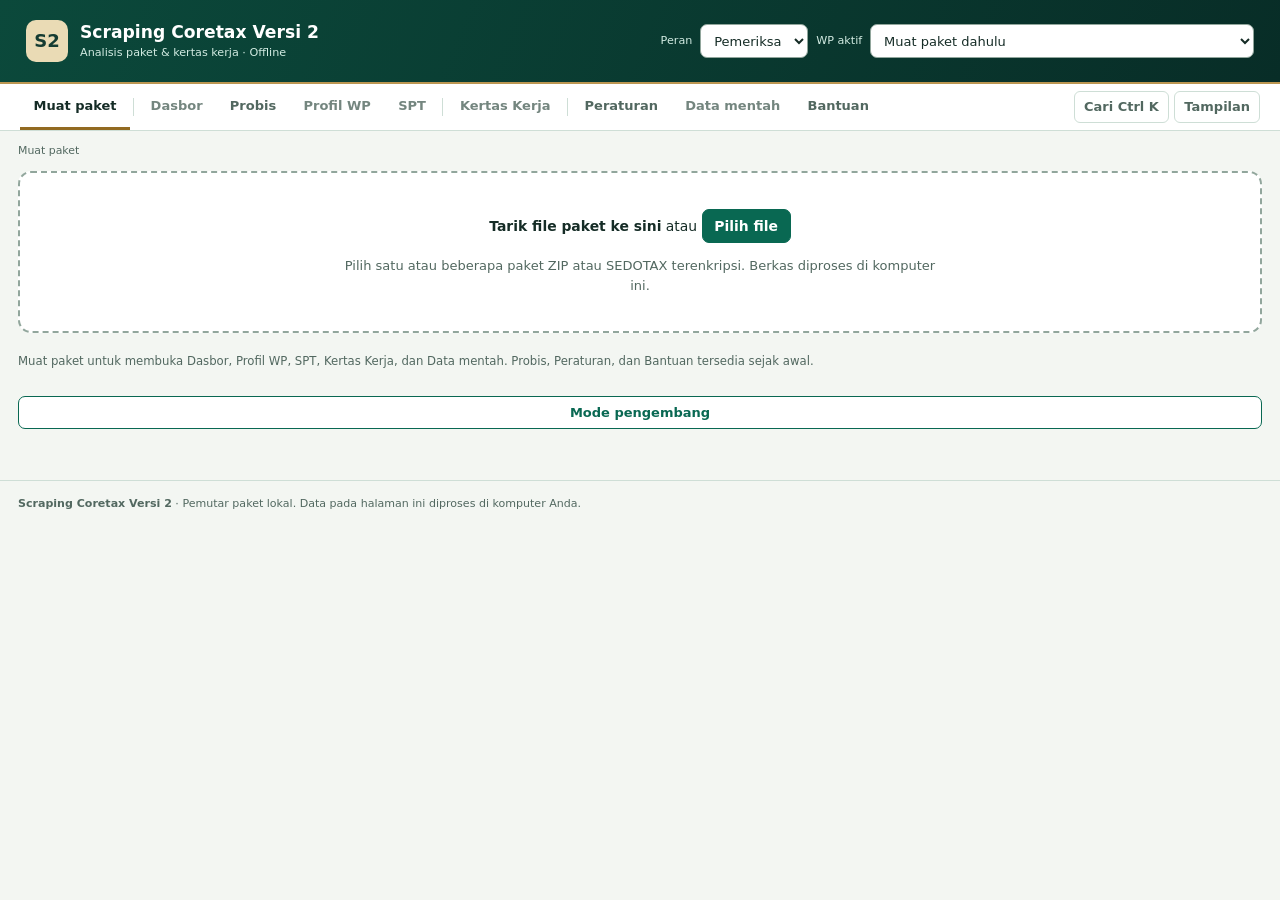
<file: extension/analisis/index.html>
<!doctype html>
<html lang="id">
<head>
  <meta charset="utf-8">
  <meta name="viewport" content="width=device-width, initial-scale=1">
  <meta http-equiv="Content-Security-Policy" content="default-src 'self'; script-src 'self'; style-src 'self'; img-src 'self' data:; connect-src 'none'; object-src 'none'; base-uri 'none'; form-action 'none'">
  <title>Analisis · Scraping Coretax Versi 2</title>
  <link rel="stylesheet" href="viewer.css">
  <link rel="stylesheet" href="spt-filters.css">
  <link rel="stylesheet" href="read-tables.css">
</head>
<body>
  <a class="skip" href="#content">Lewati ke isi</a>
  <header class="mast"><div class="identity"><span class="mark" aria-hidden="true">S2</span><div><h1>Scraping Coretax Versi 2</h1><p>Analisis paket &amp; kertas kerja · Offline</p></div></div>
    <div class="selectors"><label for="role">Peran</label><select id="role"><option>Pemeriksa</option><option>AR</option><option>Penelaah</option></select><label for="taxpayer">WP aktif</label><select id="taxpayer"><option value="">Muat paket dahulu</option></select></div>
  </header>
  <nav id="navigation" aria-label="Bagian aplikasi"></nav>
  <main id="content" tabindex="-1"><p id="crumb"></p><p id="rate-info" hidden></p><p id="status" role="status" hidden></p><div id="screen"></div></main>
  <footer><strong>Scraping Coretax Versi 2</strong> · Pemutar paket lokal. Data pada halaman ini diproses di komputer Anda.</footer>
  <dialog id="dialog" aria-labelledby="dialog-title"><h2 id="dialog-title"></h2><div id="dialog-body"></div><button id="close-dialog" class="secondary">Tutup</button></dialog>
  <script type="module" src="viewer.js"></script>
</body></html>
</file>
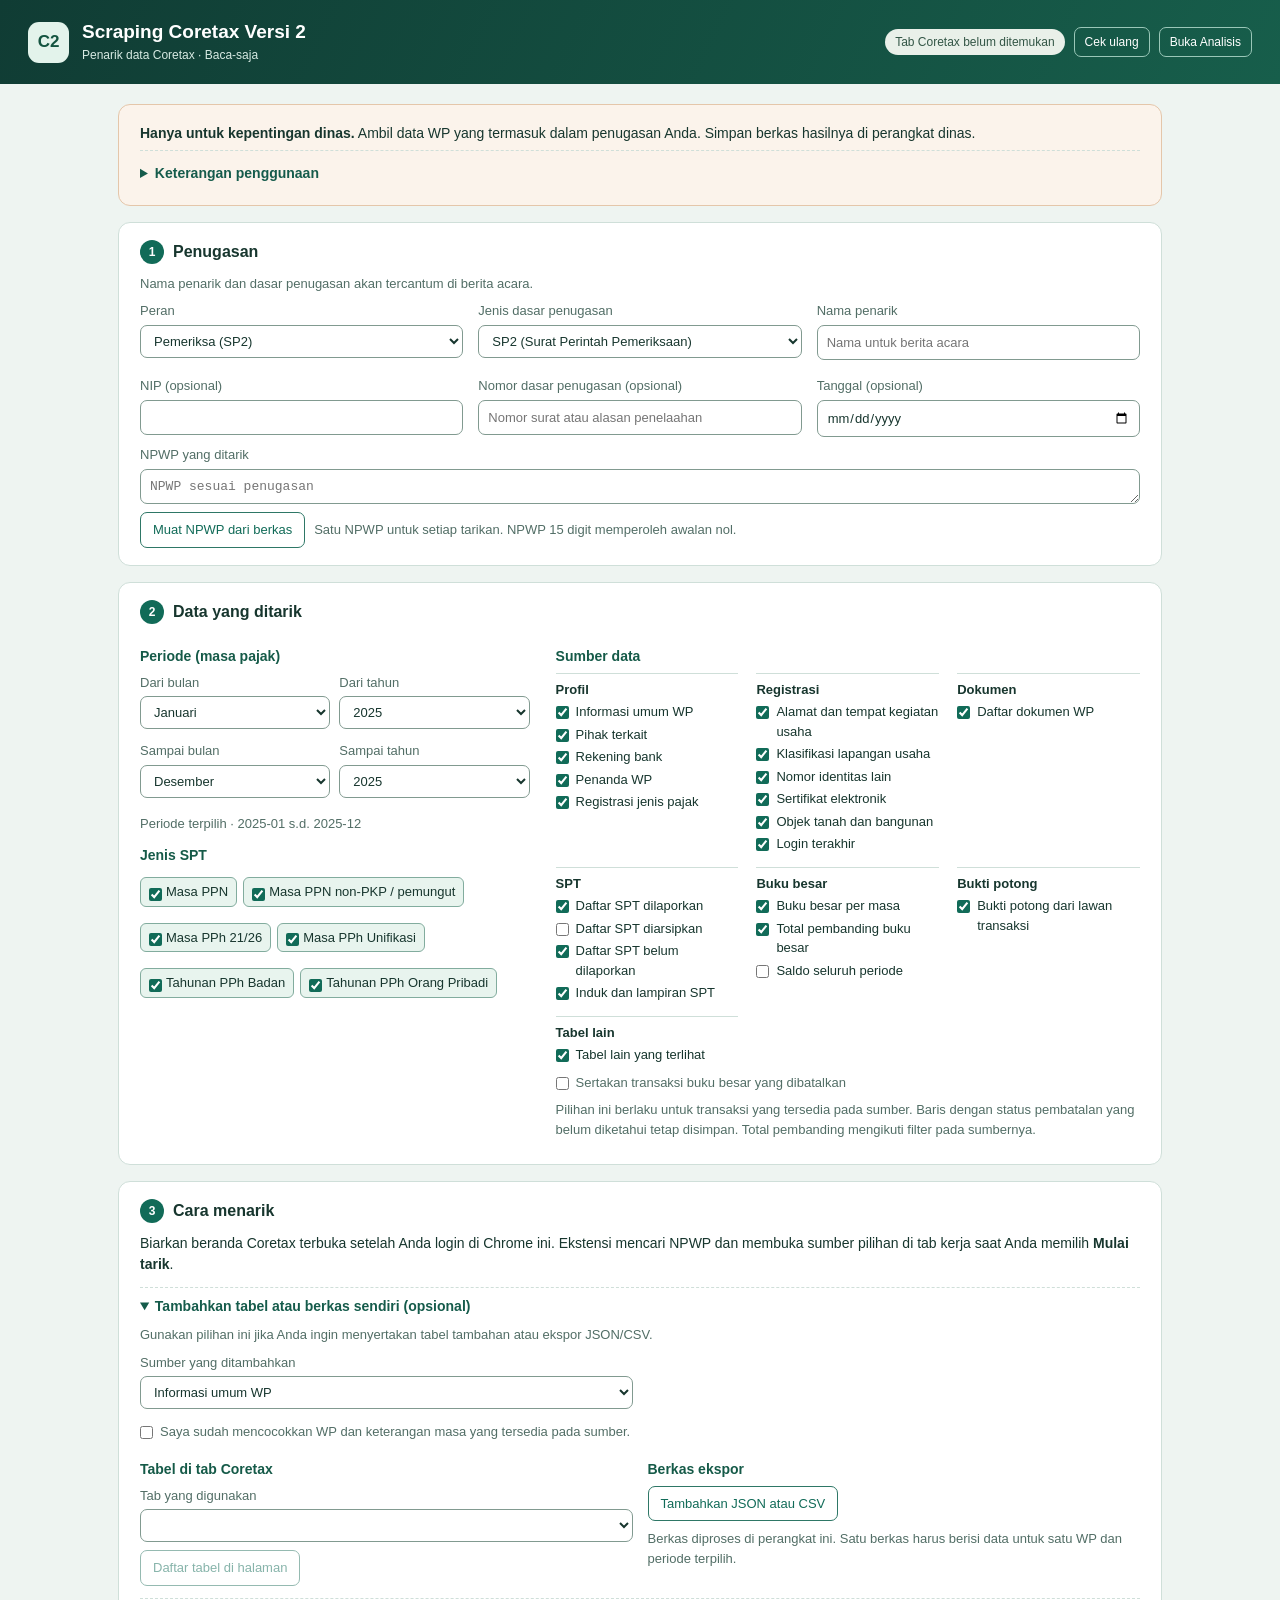
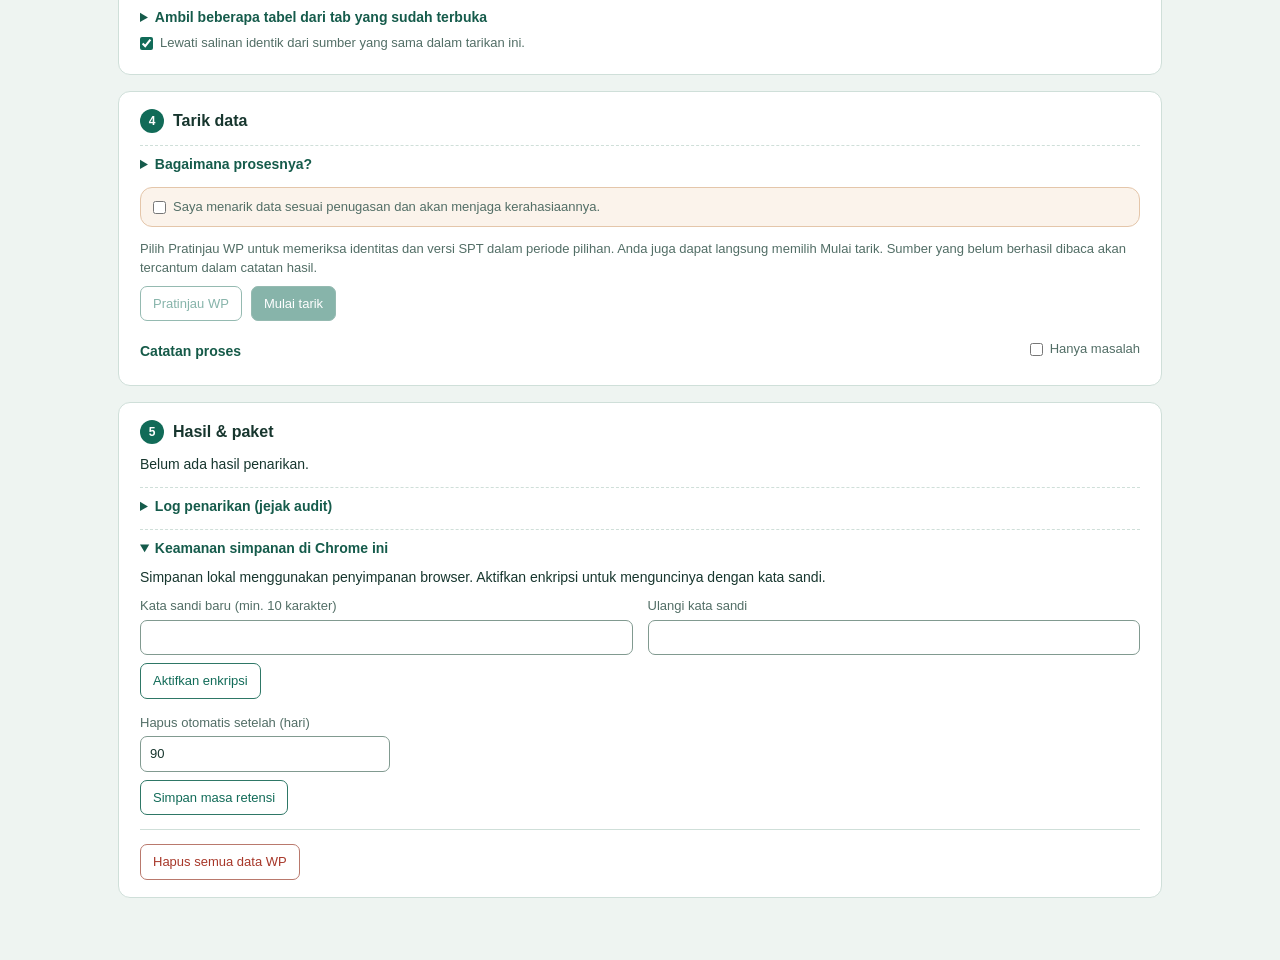
<file: extension/app.html>
<!doctype html>
<html lang="id">
<head>
  <meta charset="utf-8"><meta name="viewport" content="width=device-width,initial-scale=1">
  <title>Penarik data · Scraping Coretax Versi 2</title>
  <link rel="stylesheet" href="app-style.css"><script type="module" src="app-main.js"></script>
</head>
<body>
<header>
  <div class="brand"><span class="mark" aria-hidden="true">C2</span><div><h1>Scraping Coretax Versi 2</h1><p>Penarik data Coretax · Baca-saja</p></div></div>
  <div class="actions"><span id="connection" role="status">Memeriksa tab…</span><button id="recheck">Cek ulang</button><button id="open-coretax" hidden>Buka Coretax</button><a href="analisis/index.html">Buka Analisis</a></div>
</header>
<main>
  <section id="unlock-panel" hidden><h2>Simpanan terkunci</h2><form id="unlock-form" class="actions"><label>Kata sandi simpanan<input id="unlock-pass" type="password" autocomplete="current-password" required></label><button class="primary">Buka</button></form></section>
  <aside class="notice"><strong>Hanya untuk kepentingan dinas.</strong> Ambil data WP yang termasuk dalam penugasan Anda. Simpan berkas hasilnya di perangkat dinas.
    <details><summary>Keterangan penggunaan</summary><p>Pilih satu WP sesuai penugasan. Periksa identitas WP, periode, dan isi paket sebelum menggunakannya untuk pengawasan atau pemeriksaan.</p></details>
  </aside>
  <fieldset id="workspace">
    <section><h2><span>1</span>Penugasan</h2><p class="hint">Nama penarik dan dasar penugasan akan tercantum di berita acara.</p>
      <div class="triple">
        <label>Peran<select id="role"><option value="pemeriksa">Pemeriksa (SP2)</option><option value="ar">Account Representative (pengawasan)</option><option value="penelaah">Penelaah / supervisor</option><option value="lain">Lainnya</option></select></label>
        <label>Jenis dasar penugasan<select id="basis"><option value="SP2">SP2 (Surat Perintah Pemeriksaan)</option><option value="SP2DK">SP2DK / pengawasan</option><option value="ST">Surat tugas</option><option value="ND">Nota dinas</option><option value="RUTIN">Penelaahan rutin</option><option value="LAIN">Lainnya</option></select></label>
        <label>Nama penarik<input id="officer" autocomplete="off" placeholder="Nama untuk berita acara"></label>
        <label>NIP (opsional)<input id="nip" autocomplete="off"></label><label>Nomor dasar penugasan (opsional)<input id="letter" autocomplete="off" placeholder="Nomor surat atau alasan penelaahan"></label><label>Tanggal (opsional)<input id="date" type="date"></label>
      </div>
      <label>NPWP yang ditarik<textarea id="ids" rows="1" inputmode="numeric" placeholder="NPWP sesuai penugasan" aria-describedby="id-status" autocomplete="off"></textarea></label>
      <div class="actions"><label class="file">Muat NPWP dari berkas<input type="file" id="id-file" accept=".txt,.csv"></label><small id="id-status" role="status">Satu NPWP untuk setiap tarikan.</small></div>
    </section>
    <section><h2><span>2</span>Data yang ditarik</h2>
      <div class="double"><div><h3>Periode (masa pajak)</h3><div class="double compact">
        <label>Dari bulan<select id="month-start"></select></label><label>Dari tahun<select id="year-start"></select></label>
        <label>Sampai bulan<select id="month-end"></select></label><label>Sampai tahun<select id="year-end"></select></label>
      </div><p class="hint" id="period-info"></p><h3>Jenis SPT</h3><div id="forms" class="chips"></div></div>
      <div><h3>Sumber data</h3><div id="sources"></div>
        <div id="ledger-options" hidden><label class="check"><input id="ledger-cancel" type="checkbox" aria-describedby="ledger-help">Sertakan transaksi buku besar yang dibatalkan</label>
          <p class="hint" id="ledger-help">Pilihan ini berlaku untuk transaksi yang tersedia pada sumber. Baris dengan status pembatalan yang belum diketahui tetap disimpan. Total pembanding mengikuti filter pada sumbernya.</p></div>
      </div></div>
    </section>
    <section><h2><span>3</span>Cara menarik</h2><p>Biarkan beranda Coretax terbuka setelah Anda login di Chrome ini. Ekstensi mencari NPWP dan membuka sumber pilihan di tab kerja saat Anda memilih <strong>Mulai tarik</strong>.</p>
      <details id="manual-sources" open><summary>Tambahkan tabel atau berkas sendiri (opsional)</summary><p class="hint">Gunakan pilihan ini jika Anda ingin menyertakan tabel tambahan atau ekspor JSON/CSV.</p>
      <div class="double"><label>Sumber yang ditambahkan<select id="source"></select></label><label id="spt-field" hidden>Jenis SPT sumber<select id="spt"></select></label></div>
      <p class="hint" id="list-types-hint" hidden>Penarik membaca jenis SPT dari setiap baris daftar. Pilih jenis yang diperlukan pada bagian Data yang ditarik. Bila semua jenis dipilih, baris dengan jenis yang belum dikenali tetap disimpan sesuai sumber.</p>
      <label class="check" id="undated-field" hidden><input type="checkbox" id="undated-general">Sumber tabel umum ini tidak mencantumkan masa pajak.</label>
      <label class="check"><input id="scope-ok" type="checkbox" aria-describedby="scope-help">Saya sudah mencocokkan WP dan keterangan masa yang tersedia pada sumber.</label>
      <p id="scope-help" class="issue" hidden>Cocokkan WP dan masa pada tabel atau berkas, lalu centang kotak di atas untuk menambahkan sumber.</p>
      <div class="double"><div><h3>Tabel di tab Coretax</h3><label>Tab yang digunakan<select id="tab"></select></label><button id="list-tables">Daftar tabel di halaman</button>
        <div id="table-pick" hidden><label>Tabel yang terlihat<select id="table"></select></label><button id="add-table">Tambahkan tabel</button>
          <details id="pagination-options" hidden><summary>Ambil beberapa halaman</summary><p class="hint">Pada daftar SPT Dilaporkan, penarik mencocokkan WP di panel Coretax dan menyimpan indeks lintas masa. Tabel lain memerlukan NPWP pemilik pada setiap baris. Hitungan dimulai dari halaman yang terbuka.</p><label>Jumlah halaman maksimal<input id="page-limit" type="number" min="1" max="100" value="5"></label>
            <div class="actions"><button id="collect-pages">Mulai baca halaman</button><button id="pause-pages" hidden>Jeda pembacaan</button><button id="stop-pages" hidden>Hentikan pembacaan</button></div><p id="page-status" role="status"></p>
          </details></div>
      </div><div><h3>Berkas ekspor</h3><label class="file">Tambahkan JSON atau CSV<input type="file" id="source-files" multiple accept=".json,.csv"></label><p class="hint">Berkas diproses di perangkat ini. Satu berkas harus berisi data untuk satu WP dan periode terpilih.</p></div></div>
      <details id="batch"><summary>Ambil beberapa tabel dari tab yang sudah terbuka</summary>
        <p class="hint">Isi NPWP dan masa di atas, lalu pindai tab Coretax. Pilih kategori untuk setiap tabel yang diperlukan. Penarik memeriksa NPWP pada setiap baris. Untuk SPT, buku besar, dan bukti potong, penarik juga mencocokkan masa pajak.</p>
        <label>Halaman maksimal per tabel<input id="batch-page-limit" type="number" min="1" max="100" value="1"></label><p class="hint">Isi 1 untuk mengambil halaman yang sedang terbuka. Untuk beberapa halaman, penarik menggunakan tombol halaman berikutnya di setiap tabel dan mencatat jumlah baris per halaman.</p>
        <div class="actions"><button id="batch-scan">Pindai tab Coretax</button><button id="batch-add" disabled>Tambahkan tabel terpilih</button><button id="batch-pause" hidden>Jeda</button><button id="batch-stop" hidden>Hentikan</button></div>
        <div id="batch-rows"></div><p id="batch-status" role="status"></p>
      </details>
      </details><div id="queue"></div><label class="check"><input id="dedupe" type="checkbox" checked>Lewati salinan identik dari sumber yang sama dalam tarikan ini.</label>
    </section>
    <section><h2><span>4</span>Tarik data</h2><details><summary>Bagaimana prosesnya?</summary><p>Mulai tarik membaca sumber yang dapat dicocokkan dengan penugasan dan membuat satu ZIP untuk WP ini. Anda juga bisa menggunakan berkas ekspor yang sudah ditambahkan. Berita acara mencatat sumber yang masuk ke paket.</p></details>
      <label class="check notice"><input type="checkbox" id="consent">Saya menarik data sesuai penugasan dan akan menjaga kerahasiaannya.</label>
      <p class="hint">Pilih Pratinjau WP untuk memeriksa identitas dan versi SPT dalam periode pilihan. Anda juga dapat langsung memilih Mulai tarik. Sumber yang belum berhasil dibaca akan tercantum dalam catatan hasil.</p>
      <div id="preview-index-options" hidden><p class="hint">Periode dan jenis SPT menentukan versi yang ditampilkan pada pratinjau.</p>
        <label>Halaman daftar maksimal untuk pratinjau<input type="number" id="preview-index-limit" min="1" max="100" value="100"></label>
        <label class="check"><input type="checkbox" id="preview-save" autocomplete="off" aria-describedby="preview-save-hint">Simpan kemajuan pratinjau daftar SPT untuk penugasan ini di perangkat</label>
        <p class="hint" id="preview-save-hint"></p></div>
      <div class="actions"><button id="preview">Pratinjau WP</button><button id="start" class="primary" disabled>Mulai tarik</button><button id="pack-queue" hidden>Kemas isi antrean</button><button id="pause" hidden>Jeda</button><button id="stop" class="danger" hidden>Hentikan</button></div>
      <div class="actions" id="preview-read-actions"></div><p id="preview-read-status" role="status"></p>
      <div id="capture-progress" hidden>
        <p id="progress-label"></p>
        <progress id="progress" aria-labelledby="progress-label" aria-describedby="progress-estimate"></progress>
        <p id="progress-estimate" class="hint"></p>
      </div>
      <p id="status" role="status"></p>
      <div id="preview-recovery"></div><div id="pending-jobs"></div>
      <div id="preview-box"></div><div id="other-preview"></div>
      <div class="actions spread"><h3>Catatan proses</h3><label class="check"><input type="checkbox" id="problems">Hanya masalah</label></div><ol id="log"></ol>
    </section>
    <section><h2><span>5</span>Hasil &amp; paket</h2><div id="results"></div>
      <details><summary>Log penarikan (jejak audit)</summary><p>Log mencatat tarikan, pembuatan paket, dan penghapusan simpanan. Setiap entri memuat sidik jari entri sebelumnya.</p><button id="audit">Unduh log (CSV)</button></details>
      <details open><summary>Keamanan simpanan di Chrome ini</summary><p id="security"></p><div id="encryption"><div class="double"><label>Kata sandi baru (min. 10 karakter)<input type="password" id="new-pass" autocomplete="new-password"></label><label>Ulangi kata sandi<input type="password" id="repeat-pass" autocomplete="new-password"></label></div><button id="encrypt">Aktifkan enkripsi</button></div>
        <button id="lock" hidden>Kunci simpanan</button><label class="retention">Hapus otomatis setelah (hari)<input id="retention" type="number" min="7" max="730" value="90"></label><button id="save-retention">Simpan masa retensi</button><hr><button id="wipe" class="danger">Hapus semua data WP</button>
      </details>
    </section>
  </fieldset>
  <p id="notice" role="alert" aria-live="assertive"></p>
</main>
<dialog id="package-dialog"><form method="dialog"><h2>Unduh paket</h2><p>Gunakan ZIP biasa atau masukkan kata sandi untuk mengunci paket .sedotax.</p>
  <label>Kata sandi paket (opsional)<input type="password" id="package-pass" autocomplete="new-password"></label><label>Ulangi kata sandi<input type="password" id="package-repeat" autocomplete="new-password"></label><p id="package-error" role="alert"></p>
  <div class="actions"><button value="cancel">Batal</button><button value="ok" class="primary">Unduh</button></div></form></dialog>
</body></html>
</file>
<file: extension/analisis/viewer.css>
:root{color-scheme:light;--page:#f3f6f2;--paper:#fff;--text:#152c26;--muted:#526860;--border:#ceded6;--accent:#096852;--pale:#e5f2eb;--nav:#fff;--head:#0b493b;--field:#91a69c;font-family:"Segoe UI",system-ui,sans-serif;color:var(--text);background:var(--page);font-size:14px}
*{box-sizing:border-box} [hidden]{display:none!important}body{margin:0;line-height:1.5}button,input,select,textarea{font:inherit;color:inherit}button,select,input,textarea{border:1px solid var(--field);border-radius:7px;padding:.42rem .7rem;background:var(--paper);max-width:100%}button,.upload{cursor:pointer;border:1px solid var(--accent);background:var(--accent);color:white;padding:.43rem .9rem;border-radius:7px;display:inline-flex;align-items:center;justify-content:center;font-weight:600}.secondary{background:var(--paper);color:var(--accent)}button:hover:enabled,.upload:hover{filter:brightness(.94)}button:disabled{cursor:default;opacity:.45}button:focus-visible,input:focus-visible,select:focus-visible,textarea:focus-visible,.upload:focus-within{outline:3px solid #d1952a;outline-offset:2px}
.skip{position:absolute;left:-1000px}.skip:focus{left:1rem;top:1rem;background:white;padding:1rem;z-index:5}.mast{background:linear-gradient(110deg,#07362d,var(--head));color:white;padding:14px 26px;display:flex;align-items:center;justify-content:space-between;gap:16px;flex-wrap:wrap}.identity,.selectors,.row,.toolbar,.chips{display:flex;flex-wrap:wrap;gap:.6rem;align-items:center}.identity{gap:12px}.mark{display:grid;place-items:center;width:42px;height:42px;border-radius:10px;background:#e7f4ef;color:#0d5342;font-weight:800;font-size:18px}.identity h1{font-size:1.32rem;margin:0}.identity p,.selectors label{font-size:.86rem;color:#d2ebe2;margin:0}.selectors{min-width:0;max-width:100%}.selectors select{color:var(--text)}#taxpayer{width:clamp(12rem,28vw,30rem)}
nav{position:sticky;top:0;z-index:2;display:flex;padding:0 1.25rem;background:var(--nav);border-bottom:1px solid var(--border);overflow:auto;white-space:nowrap}nav button{font-weight:600;color:var(--muted);background:transparent;border:0;border-radius:0;padding:.83rem .78rem;border-bottom:3px solid transparent}nav button[aria-current=page]{border-color:var(--accent);color:var(--accent)}nav .tools{margin-left:auto}.divider{margin:auto .22rem;height:1.35rem;border-left:1px solid var(--border)}
main,footer{max-width:1400px;margin:0 auto;padding:0 18px}#crumb{font-size:.84rem;color:var(--muted);margin:12px 0}#screen{display:grid;gap:14px;min-width:0}footer{margin:20px auto;border-top:1px solid var(--border);font-size:.85rem;padding-top:12px;color:var(--muted)}h2,h3,p{margin:0 0 .65rem}h2{font-size:1.2rem}h3{font-size:1rem;color:var(--accent)}p:last-child{margin-bottom:0}.card,.drop,.kpi{background:var(--paper);border:1px solid var(--border);border-radius:13px;padding:16px 20px;min-width:0}.drop{padding:34px 18px;border:2px dashed var(--field);text-align:center}.drop.over{background:var(--pale)}.hidden-file{position:absolute;width:1px;height:1px;overflow:hidden;clip-path:inset(100%)}.hint,small{color:var(--muted)}.hint{font-size:.9rem}.headline{font-size:1.07rem}.notice{background:var(--pale);border-left:4px solid var(--accent);padding:8px 12px}.error{border-left-color:#b73828;background:#fff0ec;color:#701e14}.listrow{display:flex;align-items:center;justify-content:space-between;gap:10px;padding:8px 0;border-bottom:1px solid var(--border);overflow-wrap:anywhere}.toolbar{margin:7px 0 12px}.toolbar label,.label{display:flex;align-items:center;gap:6px;color:var(--muted);font-size:.9rem}.chips{margin-bottom:10px}.chips button[aria-pressed=true]{background:var(--accent);color:white}.grid{display:grid;grid-template-columns:repeat(auto-fit,minmax(145px,1fr));gap:10px}.kpi{padding:12px}.kpi small,.kpi b{display:block}.kpi b{font-size:1.35rem;color:var(--accent)}.split{display:grid;grid-template-columns:minmax(160px,23%) minmax(0,1fr);gap:12px}.rail{max-height:64vh;overflow:auto;display:flex;flex-direction:column;gap:3px}.rail button{justify-content:flex-start;text-align:left;overflow-wrap:anywhere}.scroll{max-width:100%;overflow:auto;max-height:65vh;border:1px solid var(--border);border-radius:6px}table{border-collapse:separate;border-spacing:0;width:100%;font-size:.88rem}th,td{padding:6px 8px;border-bottom:1px solid var(--border);vertical-align:top;text-align:left;max-width:350px;overflow-wrap:anywhere}th{position:sticky;top:0;background:var(--pale);white-space:nowrap}th button{border:0;background:transparent;color:inherit;padding:0}.cell{max-width:32ch;overflow:hidden;text-overflow:ellipsis;white-space:nowrap}.pager{display:flex;align-items:center;gap:.6rem;margin-top:.65rem}.field{display:grid;gap:4px}.field textarea{min-height:72px;resize:vertical}.formgrid{display:grid;gap:9px;grid-template-columns:repeat(auto-fit,minmax(200px,1fr))}.block{margin-top:12px}details{margin:.5rem 0}summary{cursor:pointer;color:var(--accent)}pre{white-space:pre-wrap;overflow-wrap:anywhere;font:12px ui-monospace,monospace}dialog{border:1px solid var(--border);background:var(--paper);color:var(--text);border-radius:12px;max-width:min(860px,92vw);max-height:85vh;min-width:min(420px,85vw)}dialog::backdrop{background:#101c1b70}#dialog-body{margin-bottom:14px}.quick{display:grid;gap:5px}.quick button{justify-content:flex-start}.key{font-size:.8rem}.compact{font-size:12px}.dark{color-scheme:dark;--page:#17221f;--paper:#202f29;--text:#e8f2ee;--muted:#b5c8c1;--border:#40594d;--accent:#206c54;--pale:#314b3b;--nav:#23362d;--field:#6b8a79}.dark .secondary,.dark h3,.dark .kpi b,.dark nav button[aria-current=page],.dark summary{color:#89dbb6}.glass{--page:#e6f1e9;--paper:#f5fbf7;--pale:#d6ecdf;--nav:#edf7f0;--head:#2e7561}.contrast{--field:currentColor;--border:currentColor}.noprint{display:flex}.disabled-note{font-style:italic}
@media(max-width:780px){.mast{padding:12px 14px}.selectors{display:grid;grid-template-columns:auto minmax(0,1fr)}#taxpayer{width:auto}nav{padding:0 .5rem}main,footer{padding-left:10px;padding-right:10px}.split{grid-template-columns:1fr}.rail{max-height:170px}.card{padding:13px}dialog{min-width:0;width:92vw}}
.chart .row{display:grid;grid-template-columns:90px minmax(80px,1fr) minmax(100px,auto);padding:.2rem 0}.chart meter{width:100%}.quick input{width:100%}body>.print-catalog{display:none}
@media print{:root{color-scheme:light;--paper:white;--text:black;--page:white;--muted:#333;--pale:#eee;--border:#aaa}body{background:white;color:black}.mast{background:white;color:black;padding:0 0 10px}.identity p{color:#333}.selectors,nav,button,.upload,.noprint,.toolbar,.chips,.rail,.drop,dialog,footer,.skip,#status{display:none!important}.scroll{max-height:none;overflow:visible}.split{display:block}.card{border:0;padding:0}main{max-width:none;padding:0}.cell{white-space:normal;max-width:none}th{position:static}}
@media print{body.print-catalog-active>:not(.print-catalog),body.print-dialog>:not(dialog){display:none!important}body.print-catalog-active>.print-catalog,body.print-dialog>dialog{display:block!important}body.print-dialog>dialog{position:static;max-width:none;max-height:none;width:100%;border:0}body.print-dialog dialog::backdrop{display:none}}

@media screen{
  :root{--tab-mark:#926a21;--link:#125e4b}
  :root.compact{font-size:13px}
  :root.dark{--tab-mark:#f1c97e;--link:#a1e6c9}
  a{color:var(--link);text-underline-offset:.16em}
  .mast{min-height:84px;background:linear-gradient(112deg,var(--head),#082d27);border-bottom:2px solid #bb9651}
  .identity .mark{flex:none;background:#eadbb5;color:#153c32}
  .selectors select{min-height:34px}
  #taxpayer{width:clamp(16rem,30vw,32rem)}
  #navigation{padding-inline:clamp(.65rem,1.55vw,1.6rem);align-items:stretch;scroll-padding-inline:.7rem}
  #navigation button{flex:none;min-height:46px;padding-inline:1.05rem}
  #navigation button[aria-current=page]{border-color:var(--tab-mark);color:var(--text)}
  #navigation button:disabled{color:var(--muted);opacity:.8}
  #navigation .tools,#navigation .tools+button{min-height:32px;align-self:center;border:1px solid var(--border);border-radius:6px;padding:.25rem .7rem}
  #navigation .tools+button{margin-left:.4rem}
  #navigation button:focus-visible{outline-offset:-3px}
  main{max-width:1500px}
  #screen{grid-template-columns:minmax(0,1fr)}
  .drop{display:grid;align-content:center;justify-items:center;gap:1rem;min-height:162px;padding:2.4rem 1rem}
  .drop .headline{margin:0}
  .drop .hint{max-width:72ch;font-size:1rem}
  .drop.over{outline:2px solid var(--accent);outline-offset:-4px}
  #screen>.drop+.hint{margin-block:.45rem .9rem}
  .split>*,.table-panel,.toolbar>*{min-width:0}
  .rail{padding:4px;scroll-padding:4px}
  .rail>strong{padding:.65rem .5rem .2rem;color:var(--muted);font-size:.88rem}
  .rail>button[aria-current]{border:0;border-left:3px solid transparent;border-radius:4px}
  .rail>button[aria-current=page]{border-left-color:var(--tab-mark);background:var(--pale);color:var(--text)}
  .table-panel th{z-index:1}
  .table-panel td{font-variant-numeric:tabular-nums}
  .table-panel tbody tr:hover{background:var(--pale)}
  .quick button,.stack a{min-width:0;overflow-wrap:anywhere}
  .stack{display:grid;gap:.5rem}
  .dark .chips button[aria-pressed=true]{color:white}
  .contrast .rail>button[aria-current=page]{border-left-color:currentColor}
  footer{margin-top:clamp(2rem,4vw,4rem);padding-block:1.15rem}
}
@media screen and (max-width:780px){
  .mast{gap:10px}
  .selectors{width:100%;grid-template-columns:max-content minmax(0,1fr);gap:6px 12px}
  #taxpayer,.selectors select{min-width:0;width:100%;min-height:40px}
  #navigation button{min-height:46px;padding-inline:.85rem}
  #navigation .tools,#navigation .tools+button{min-height:38px}
  .drop{min-height:178px;padding-inline:1.4rem}
  .toolbar select,.toolbar button,.upload,.pager button{min-height:40px}
  .pager{flex-wrap:wrap}
  .toolbar .label,.toolbar .field{max-width:100%;flex-wrap:wrap}
  .scroll{overscroll-behavior-inline:contain}
  .chart .row{grid-template-columns:minmax(52px,.8fr) minmax(50px,1fr) minmax(74px,auto)}
}
@media screen and (min-width:641px) and (max-width:780px){
  .selectors{display:flex;width:auto}
  .selectors select{width:auto}
  #taxpayer{width:15rem}
}
@media screen {
  .compact #dialog[open]:has(.form-body){
    position:fixed;inset:0 0 0 auto;margin:0;box-sizing:border-box;
    display:grid;grid-template-columns:minmax(0,1fr) auto;grid-template-rows:auto minmax(0,1fr);
    width:min(1120px,95vw);min-width:0;max-width:100vw;height:100dvh;max-height:100dvh;
    border-radius:12px 0 0 12px;padding:1rem;gap:.6rem;overflow:hidden;
  }
  .compact #dialog:has(.form-body) #dialog-title{grid-area:1/1;align-self:center;margin:0}
  .compact #dialog:has(.form-body) #close-dialog{grid-area:1/2;align-self:start}
  .compact #dialog:has(.form-body) #dialog-body{grid-area:2/1/3/3;overflow:auto;min-height:0;margin:0;overscroll-behavior:contain}
}
@media screen and (max-width:640px){
  .compact #dialog[open]:has(.form-body){width:100vw;border-radius:0}
}

.index-directory h3{margin:1rem 0 .45rem}
.index-choices{display:grid;grid-template-columns:repeat(auto-fit,minmax(min(100%,15rem),1fr));gap:.5rem}
.index-choice{display:grid;grid-template-columns:4ch 1fr;grid-template-rows:auto auto;align-content:center;
  align-items:start;gap:.15rem .55rem;text-align:left;min-height:3.65rem;padding:.55rem .7rem;line-height:1.3;
  background:var(--paper);color:var(--text);border:1px solid var(--border)}
.index-choice strong{grid-row:1/3;align-self:center;color:var(--accent);font-variant-numeric:tabular-nums}
.index-choice small{grid-column:2;color:var(--muted);font-weight:400}
.index-choice[aria-pressed=true]{background:var(--pale);border-color:var(--accent);box-shadow:inset 3px 0 var(--accent)}
.index-choice,.index-directory,#kkp-current-title{scroll-margin-top:5rem}
.inspection-schedule-form{display:grid;gap:.7rem;margin-bottom:1rem}
.inspection-schedule-form .label{display:grid;grid-template-columns:minmax(0,1fr);gap:4px}
.inspection-schedule-form .label select{min-width:0;width:100%}
.inspection-schedule-form>.label{max-width:26rem}
.schedule-condition{display:flex;align-items:flex-start;gap:.5rem}
.schedule-condition input{flex:none;margin:.2rem 0 0}
@media print{.index-directory,#kkp-current>.toolbar{display:none}}
.profile-heading{display:flex;align-items:center;justify-content:space-between;gap:.75rem;flex-wrap:wrap;margin-bottom:.6rem}
.profile-heading h2{margin:0}
.profile-facts-grid{display:grid;grid-template-columns:repeat(auto-fit,minmax(min(100%,24rem),1fr));gap:.75rem;margin:.75rem 0}
.profile-facts{padding:.8rem;border:1px solid var(--border);border-radius:.45rem;min-width:0}
.profile-facts h3,.profile-block h3{margin:0 0 .55rem}
.profile-facts dl{display:grid;grid-template-columns:minmax(7rem,2fr) minmax(0,3fr);gap:.42rem .7rem;margin:0}
.profile-facts dt{color:var(--muted)}
.profile-facts dd{margin:0;overflow-wrap:anywhere}
.profile-blocks{display:grid;gap:1rem;margin:.75rem 0}
.profile-block{min-width:0}
.profile-navigation,.profile-navigation>*{min-width:0}
.profile-mobile{display:none}
@media(max-width:780px){.profile-navigation>.rail{display:none}.profile-mobile{display:block;width:100%}}
@media print{.profile-navigation{display:none}.profile-facts{break-inside:avoid}}
.dashboard-follow-up{display:grid;grid-template-columns:repeat(auto-fit,minmax(min(100%,23rem),1fr));gap:.8rem;margin:.8rem 0}
.dashboard-follow-up>.card{margin:0;min-width:0}
.dashboard-follow-up ul{padding-inline-start:1.2rem}
</file>
<file: extension/analisis/spt-filters.css>
.spt-filter-row {
  display: grid;
  grid-template-columns: minmax(8rem, 12rem) minmax(0, 1fr);
  align-items: end;
  gap: .5rem 1rem;
  margin-bottom: .75rem;
}
.spt-filter-row .label select { width: 100%; }
.spt-filter-buttons { flex-wrap: wrap; margin: 0; }
.spt-filter-buttons button { display: inline-flex; align-items: center; }
.spt-count {
  display: inline-block;
  margin-inline-start: .4em;
  padding: 0 .4em;
  border: 1px solid currentColor;
  border-radius: 1em;
  font-size: .85em;
  font-variant-numeric: tabular-nums;
  line-height: 1.4;
}
@media (max-width: 680px) {
  .spt-filter-row { grid-template-columns: minmax(0, 1fr); }
  .spt-filter-buttons button { min-height: 2.75rem; }
}
@media print {
  .spt-filter-row { display: none; }
}

.spt-workspace { display:grid;grid-template-columns:minmax(0,1fr) minmax(0,1.08fr);gap:1rem;align-items:start; }
.spt-result-list,.spt-preview-panel { min-width:0; }
.spt-preview-panel { padding:1rem;border:1px solid var(--border);border-radius:8px; }
.spt-list-columns { display:inline-flex;align-items:center;gap:.35rem;margin:.25rem 0; }
.spt-compact-list .table-panel :is(th,td):nth-child(n+7) { display:none; }
.spt-result-list .scroll { max-height:78vh; }
.spt-result-list td { word-break:normal;overflow-wrap:normal; }
.spt-period { min-width:5.7em; white-space:normal;text-align:left; }
.spt-period[aria-pressed=true] { font-weight:bold;text-decoration:underline; }
.spt-back { display:none; }
.spt-result-list tr:has(.spt-period[aria-pressed=true]) { background:var(--pale); }
.spt-form-info { display:grid;grid-template-columns:repeat(auto-fit,minmax(min(100%,9rem),1fr));gap:.65rem 1rem;margin:.4rem 0 1rem; }
.spt-form-pair dt { color:var(--muted);font-size:.82em; }
.spt-form-pair dd { margin:.12rem 0 0;overflow-wrap:anywhere; }
.spt-preview-panel .toolbar { flex-wrap:wrap; }
.spt-preview-panel select { max-width:100%; }
.spt-empty-annexes { display:flex;flex-wrap:wrap;gap:.45rem;margin:.6rem 0; }
@media (max-width:900px) {
  .spt-workspace { grid-template-columns:minmax(0,1fr); }
  .spt-result-list .scroll { max-height:45vh; }
  .spt-preview-panel { scroll-margin-top:5rem; }
  .spt-back { display:inline-block; }
}
@media print {
  .spt-workspace { display:block; }
  .spt-list-columns { display:none; }
  .spt-result-list .scroll { max-height:none; }
  .spt-period { display:inline!important;background:none;color:inherit;border:0;padding:0; }
  .spt-print-list table { width:100%;font-size:9pt;table-layout:fixed; }
  .spt-print-list :is(th,td) { white-space:normal;overflow-wrap:anywhere; }
}
</file>
<file: extension/analisis/read-tables.css>
.data-rail{align-self:start;max-height:72vh;overflow-y:auto;scrollbar-width:thin}
.data-rail h3{padding:.65rem .3rem .2rem;margin:0}
.data-rail button{text-align:left;overflow-wrap:anywhere;min-height:2.15rem}
.data-rail button small{display:block;font-size:.78rem;font-weight:normal}
.data-split>.card{min-width:0;align-self:start}
.data-picker{display:none}
@media(max-width:760px){
  .data-rail{display:none}
  .data-picker{display:block}
  .data-picker select{max-width:100%;width:100%}
  .data-split{display:block}
}
@media print{.data-rail,.data-picker{display:none}}
</file>
<file: extension/app-style.css>
:root{color-scheme:light;--ink:#17362e;--muted:#526e66;--green:#116b58;--line:#cfdfd9;--paper:#fff;--wash:#eef4f1;font-family:"Segoe UI",Arial,sans-serif;color:var(--ink);background:var(--wash);font-size:14px}
*{box-sizing:border-box}body{margin:0;line-height:1.5}header{background:linear-gradient(116deg,#103c34,#175e4b);display:flex;align-items:center;justify-content:space-between;gap:18px;padding:14px 28px;color:white;flex-wrap:wrap}
.brand,.actions,.chips,.check{display:flex;align-items:center;gap:9px}.brand{gap:13px}.mark{width:41px;height:41px;border-radius:11px;background:#e3f3eb;color:#145440;display:grid;place-items:center;font-size:17px;font-weight:800}.brand h1{font-size:19px;line-height:1.25;margin:0}.brand p{font-size:12px;color:#d7eae3;margin:2px 0 0}.actions,.chips{flex-wrap:wrap}.spread{justify-content:space-between}
header button,header a{color:white;background:transparent;border:1px solid #9ac7b8;text-decoration:none;border-radius:7px;padding:5px 10px;font:inherit;font-size:12px}
#connection{font-size:12px;background:#e9f0e9;border-radius:20px;padding:4px 10px;color:#335646}
main{max-width:1080px;margin:20px auto 46px;padding:0 18px}#workspace{min-inline-size:0;margin:0;border:0;padding:0}section,.notice{background:white;border:1px solid var(--line);border-radius:12px;padding:17px 21px;margin-bottom:16px}.notice{background:#fbf3eb;border-color:#e4c6aa}.notice details{margin-top:6px}
h2{font-size:16px;display:flex;align-items:center;gap:9px;margin:0 0 10px}h2 span{border-radius:50%;display:grid;place-items:center;width:24px;height:24px;background:var(--green);color:white;font-size:12px}h3{font-size:14px;color:#155a48;margin:12px 0 6px}p{margin:8px 0}.hint,small,label{color:var(--muted);font-size:13px}.triple,.double{display:grid;gap:8px 15px;grid-template-columns:repeat(3,minmax(0,1fr))}.double{grid-template-columns:repeat(2,minmax(0,1fr))}label:not(.file):not(.check){display:block;margin-bottom:8px}input:not([type=checkbox]),textarea,select{display:block;margin-top:4px;width:100%;background:white;color:var(--ink);border:1px solid #819a90;border-radius:7px;padding:7px 9px;font:inherit;min-width:0}textarea{resize:vertical;font-family:ui-monospace,monospace}
button,.file{cursor:pointer;display:inline-flex;align-items:center;border:1px solid #2e7766;border-radius:7px;color:var(--green);background:white;padding:7px 12px;font:inherit;font-size:13px}.primary{color:white;background:var(--green)}.danger{color:#a73729;border-color:#b9796d}button:disabled{opacity:.5;cursor:default}button:not(:disabled):hover,.file:hover{filter:brightness(.95)}:focus-visible,.file:focus-within{outline:3px solid #4081be;outline-offset:2px}
.file{position:relative}.file input[type=file]{position:absolute;inset:0;opacity:0;cursor:pointer;width:100%;height:100%;margin:0;padding:0}.check{align-items:flex-start;gap:7px;margin:5px 0}.check input{accent-color:var(--green);margin:4px 0 0}.check.notice{margin:12px 0;padding:9px 12px}.chips{align-items:stretch;gap:6px}.chips label{display:flex;align-items:center;gap:4px;padding:4px 8px;border:1px solid var(--line);border-radius:18px;color:var(--ink)}.group{margin:8px 0}.group strong{font-size:13px}.group .check{margin:3px 0}.compact{gap:4px 9px}details{margin-top:12px;border-top:1px dashed var(--line);padding-top:8px}summary{color:#155b4b;font-weight:650;cursor:pointer}hr{border:0;border-top:1px solid var(--line);margin:14px 0}.retention{max-width:250px;margin-top:14px}
.item{border-top:1px solid var(--line);padding:9px 0;display:flex;align-items:center;justify-content:space-between;gap:8px;flex-wrap:wrap}.item span{overflow-wrap:anywhere}#log{background:#f7faf8;border:1px solid var(--line);padding:8px 10px 8px 33px;max-height:220px;overflow:auto;font:12px/1.55 ui-monospace,monospace}#log:empty{display:none}.issue,#package-error{color:#973120}#notice:not(:empty){position:fixed;bottom:10px;right:12px;z-index:2;max-width:min(550px,calc(100% - 24px));background:#fff2de;color:#673903;border:1px solid #c8934a;border-radius:8px;padding:10px 16px;box-shadow:0 3px 12px #27382c26}progress{width:100%;margin-top:10px;accent-color:var(--green)}dialog{border:1px solid var(--line);border-radius:10px;max-width:min(460px,94vw);padding:20px}dialog::backdrop{background:#17292470}[hidden]{display:none!important}fieldset:disabled{opacity:.65}
@media(max-width:740px){.triple,.double:not(.compact){grid-template-columns:1fr}main{padding:0 11px;margin-top:12px}header{padding:12px 15px}.notice,section{padding:13px}button,.file,select,summary{min-height:40px}}
.batch-row{display:grid;grid-template-columns:minmax(11rem,1.2fr) minmax(12rem,1fr) minmax(10rem,1fr);align-items:center;gap:8px 12px;padding:10px 0;border-top:1px solid var(--line)}
.batch-row strong{overflow-wrap:anywhere}.batch-row small:not(:empty){grid-column:1/-1;color:var(--muted)}
@media(max-width:740px){.batch-row{grid-template-columns:1fr}}

header{min-height:84px}
.brand .mark{flex:none}
main>.notice{line-height:1.6}
.notice summary{padding-block:3px}
.chips .check{border-radius:6px;cursor:pointer}
.chips .check:has(:checked){background:#e8f4ee;border-color:#82ac9e}
#sources{display:grid;grid-template-columns:repeat(auto-fit,minmax(min(100%,13rem),1fr));gap:10px 18px}
#sources .group{min-width:0;margin:0;padding-top:6px;border-top:1px solid var(--line)}
#sources .group strong{display:block;margin-bottom:3px;color:var(--ink)}
#sources .check{cursor:pointer;color:var(--ink)}
#sources input,.chips input{flex:none}
@media(min-width:741px){
  #workspace>section:has(#sources)>.double{grid-template-columns:minmax(0,2fr) minmax(0,3fr);gap:26px}
}
@media(max-width:740px){
  header{align-items:start;gap:10px}
  header>.actions{width:100%;gap:7px}
  header .actions button,header .actions a{display:inline-flex;align-items:center;min-height:40px}
  #connection{margin-right:auto}
  #sources .check{min-height:32px;align-items:center}
  #sources .check input{margin-block:0}
  #sources .group{padding-top:8px}
  input:not([type=checkbox]),select{min-height:40px}
}
@media(max-width:540px){
  header>.actions{display:grid;grid-template-columns:repeat(3,max-content);justify-content:start}
  #connection{grid-column:1/-1;justify-self:start}
  #sources{grid-template-columns:1fr}
}
@media(min-width:360px) and (max-width:540px){
  #sources .group{display:grid;grid-template-columns:repeat(2,minmax(0,1fr));column-gap:12px}
  #sources .group strong{grid-column:1/-1}
  #sources .check{align-items:flex-start;margin-block:2px;padding-block:4px}
  #sources .check input{margin-top:3px}
}
.capture-table{max-width:100%;min-width:0;overflow-x:auto;margin-block:9px 12px;overscroll-behavior-x:contain}
.capture-table:focus-visible{outline:2px solid var(--green);outline-offset:2px}
.capture-table table{width:100%;border-collapse:collapse;font-size:13px;line-height:1.45}
.capture-table caption{text-align:left;font-weight:700;padding-bottom:6px}
.capture-table th,.capture-table td{text-align:left;vertical-align:top;padding:8px;border-bottom:1px solid var(--line)}
.capture-table thead th{background:#eaf2ed;color:var(--ink)}
.capture-table tbody th{font-weight:600;white-space:nowrap;font-variant-numeric:tabular-nums}
.capture-table tbody td{min-width:5ch;max-width:29ch;overflow-wrap:break-word}
.capture-table details{margin:0}.capture-table summary{white-space:nowrap}
.capture-table ul{min-width:18ch;margin:5px 0;padding-left:17px}
.result-actions{display:flex;flex-wrap:wrap;gap:4px}.result-actions button{white-space:nowrap}
#capture-progress{margin:12px 0;padding:12px 14px;background:#f3f8f6;border:1px solid var(--line);border-radius:8px}
#progress-label{font-weight:650;margin:0}
#capture-progress progress{display:block;width:100%;height:16px;margin:6px 0;accent-color:var(--green)}
#progress-estimate{margin:0;font-variant-numeric:tabular-nums}
@media(max-width:740px){.capture-table table{min-width:36rem}#results .capture-table table{min-width:54rem}}
</file>
